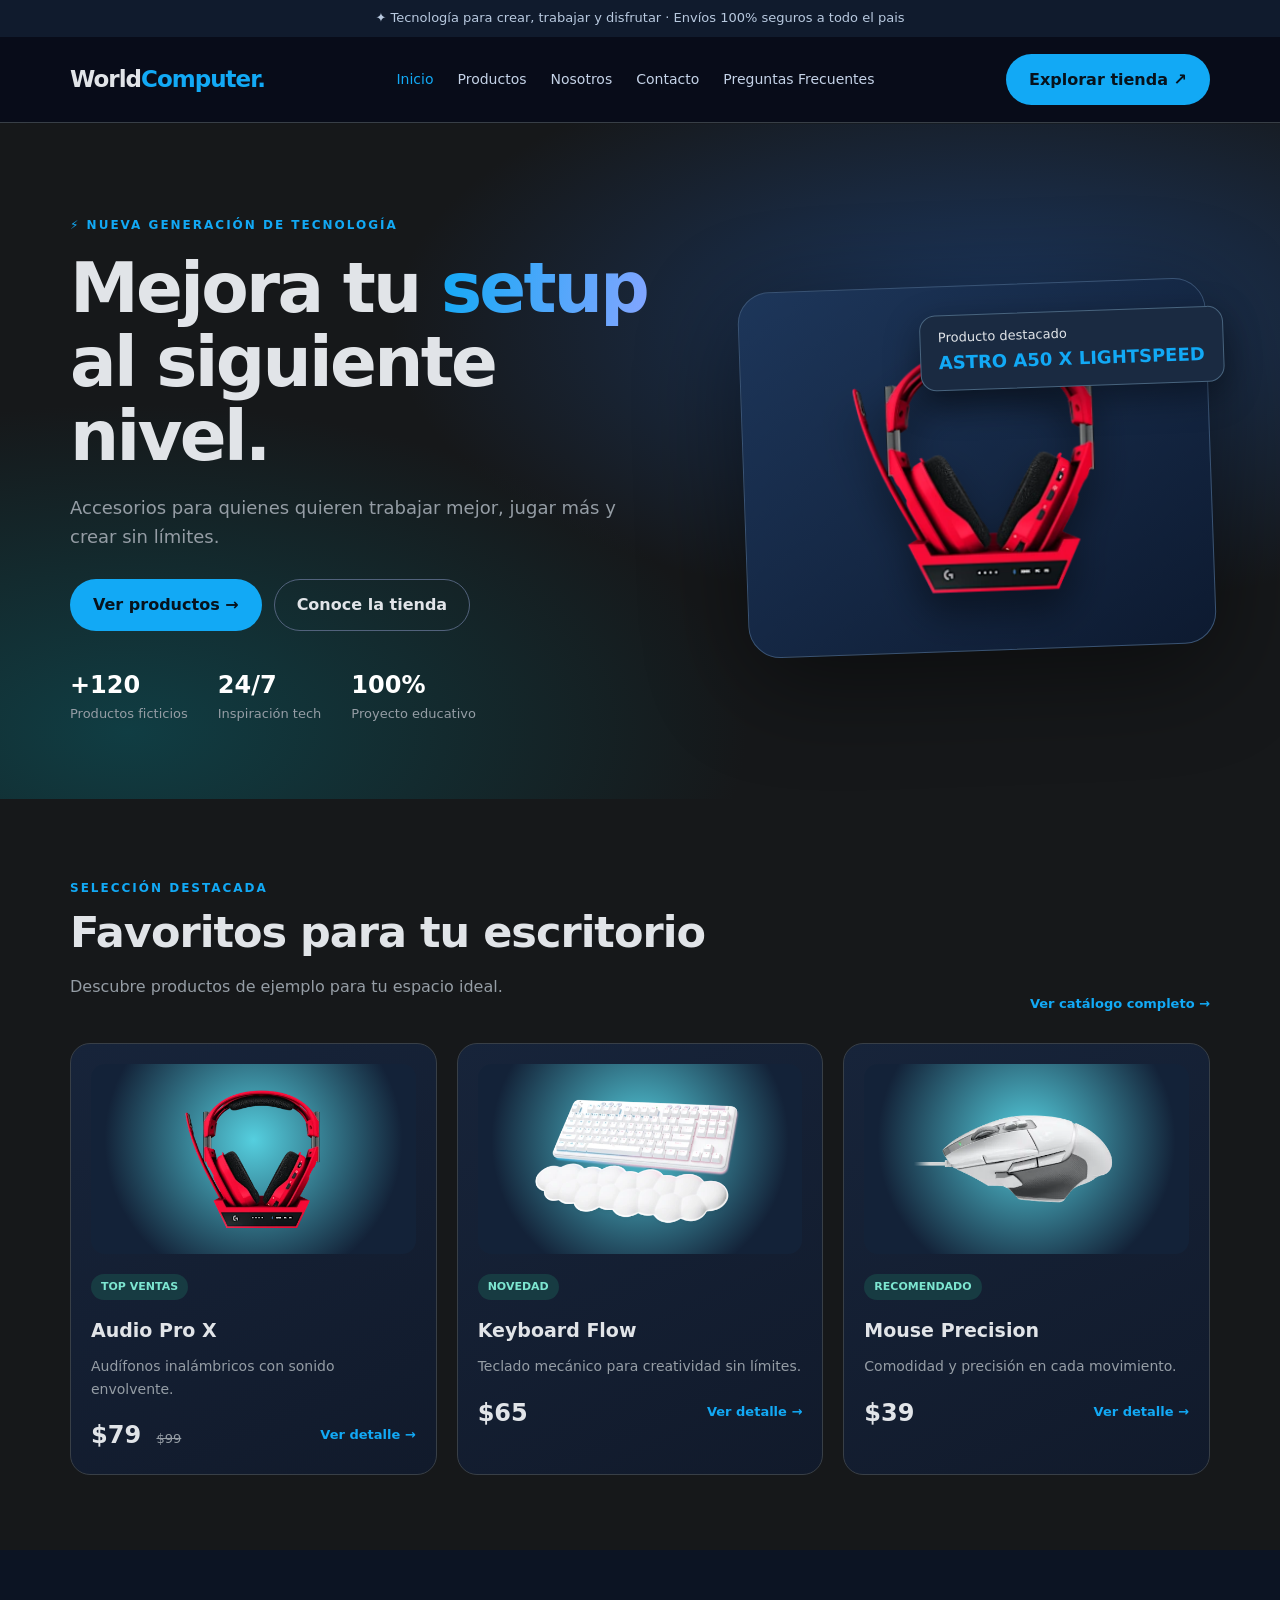
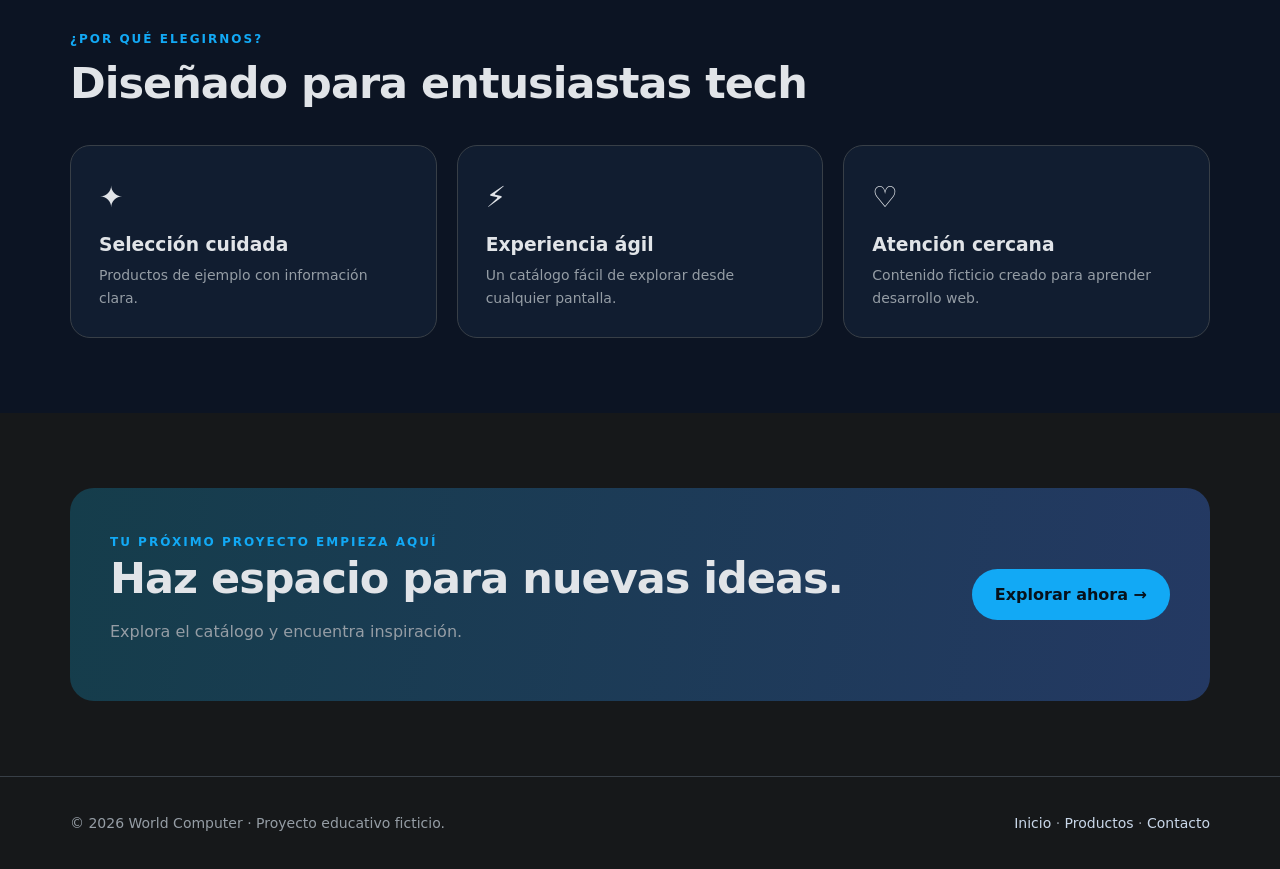
<file: index.html>
<!doctype html>
<html lang="es">

<head>
  <meta charset="UTF-8">
  <meta name="viewport" content="width=device-width,initial-scale=1">
  <title>World Computer | Tecnología que inspira</title>
  <link rel="stylesheet" href="styles.css">
</head>

<body>
  <div class="topbar">✦ Tecnología para crear, trabajar y disfrutar · Envíos 100% seguros a todo el pais</div>
  <header class="header">
    <nav class="container nav"><a class="brand" href="index.html">World<span>Computer.</span></a>
      <div class="links"><a class="active" href="index.html">Inicio</a><a href="productos.html">Productos</a><a
          href="nosotros.html">Nosotros</a><a href="contacto.html">Contacto</a><a href="preguntas.html">Preguntas Frecuentes</a></div><a class="pill"
        href="productos.html">Explorar tienda ↗</a>
    </nav>
  </header>
  <main>
    <section class="hero">
      <div class="container hero-grid">
        <div><span class="eyebrow">⚡ Nueva generación de tecnología</span>
          <h1>Mejora tu <span class="gradient">setup</span> al siguiente nivel.</h1>
          <p class="lead">Accesorios para quienes quieren trabajar mejor, jugar más y crear sin límites.
          </p>
          <div class="actions"><a class="btn" href="productos.html">Ver productos →</a><a class="btn secondary"
              href="nosotros.html">Conoce la tienda</a></div>
          <div class="stats">
            <div><b>+120</b>Productos ficticios</div>
            <div><b>24/7</b>Inspiración tech</div>
            <div><b>100%</b>Proyecto educativo</div>
          </div>
        </div>
        <div class="hero-art"><img src="assets/AU.webp" alt="">
          <div class="float">Producto destacado <b>ASTRO A50 X LIGHTSPEED</b></div>
        </div>
      </div>
    </section>
    <section class="section">
      <div class="container">
        <div class="section-head">
          <div><span class="eyebrow">Selección destacada</span>
            <h2>Favoritos para tu escritorio</h2>
            <p>Descubre productos de ejemplo para tu espacio ideal.</p>
          </div><a class="mini-link" href="productos.html">Ver catálogo completo →</a>
        </div>
        <div class="grid">
          <article class="card">
            <div class="product-image"><img src="assets/AU.webp" alt="Audífonos"></div><span class="tag">TOP
              VENTAS</span>
            <h3>Audio Pro X</h3>
            <p>Audífonos inalámbricos con sonido envolvente.</p>
            <div class="card-bottom"><span class="price">$79 <small>$99</small></span><a class="mini-link"
                href="detalle.html">Ver detalle →</a></div>
          </article>
          <article class="card">
            <div class="product-image"><img src="assets/TECLA.webp" alt="Teclado"></div><span
              class="tag">NOVEDAD</span>
            <h3>Keyboard Flow</h3>
            <p>Teclado mecánico para creatividad sin límites.</p>
            <div class="card-bottom"><span class="price">$65</span><a class="mini-link" href="detalle.html">Ver detalle
                →</a></div>
          </article>
          <article class="card">
            <div class="product-image"><img src="assets/MOU.webp" alt="Mouse"></div><span
              class="tag">RECOMENDADO</span>
            <h3>Mouse Precision</h3>
            <p>Comodidad y precisión en cada movimiento.</p>
            <div class="card-bottom"><span class="price">$39</span><a class="mini-link" href="detalle.html">Ver detalle
                →</a></div>
          </article>
        </div>
      </div>
    </section>
    <section class="section alt">
      <div class="container">
        <div class="section-head">
          <div><span class="eyebrow">¿Por qué elegirnos?</span>
            <h2>Diseñado para entusiastas tech</h2>
          </div>
        </div>
        <div class="features">
          <div class="feature">
            <div class="symbol">✦</div>
            <h3>Selección cuidada</h3>
            <p>Productos de ejemplo con información clara.</p>
          </div>
          <div class="feature">
            <div class="symbol">⚡</div>
            <h3>Experiencia ágil</h3>
            <p>Un catálogo fácil de explorar desde cualquier pantalla.</p>
          </div>
          <div class="feature">
            <div class="symbol">♡</div>
            <h3>Atención cercana</h3>
            <p>Contenido ficticio creado para aprender desarrollo web.</p>
          </div>
        </div>
      </div>
    </section>
    <section class="section">
      <div class="container">
        <div class="banner">
          <div><span class="eyebrow">Tu próximo proyecto empieza aquí</span>
            <h2>Haz espacio para nuevas ideas.</h2>
            <p class="muted">Explora el catálogo y encuentra inspiración.</p>
          </div><a class="btn" href="productos.html">Explorar ahora →</a>
        </div>
      </div>
    </section>
  </main>
  <footer class="footer">
    <div class="container footer-inner"><span>© 2026 World Computer · Proyecto educativo ficticio.</span><span><a
          href="index.html">Inicio</a> · <a href="productos.html">Productos</a> · <a
          href="contacto.html">Contacto</a></span></div>
  </footer>
</body>

</html>
</file>
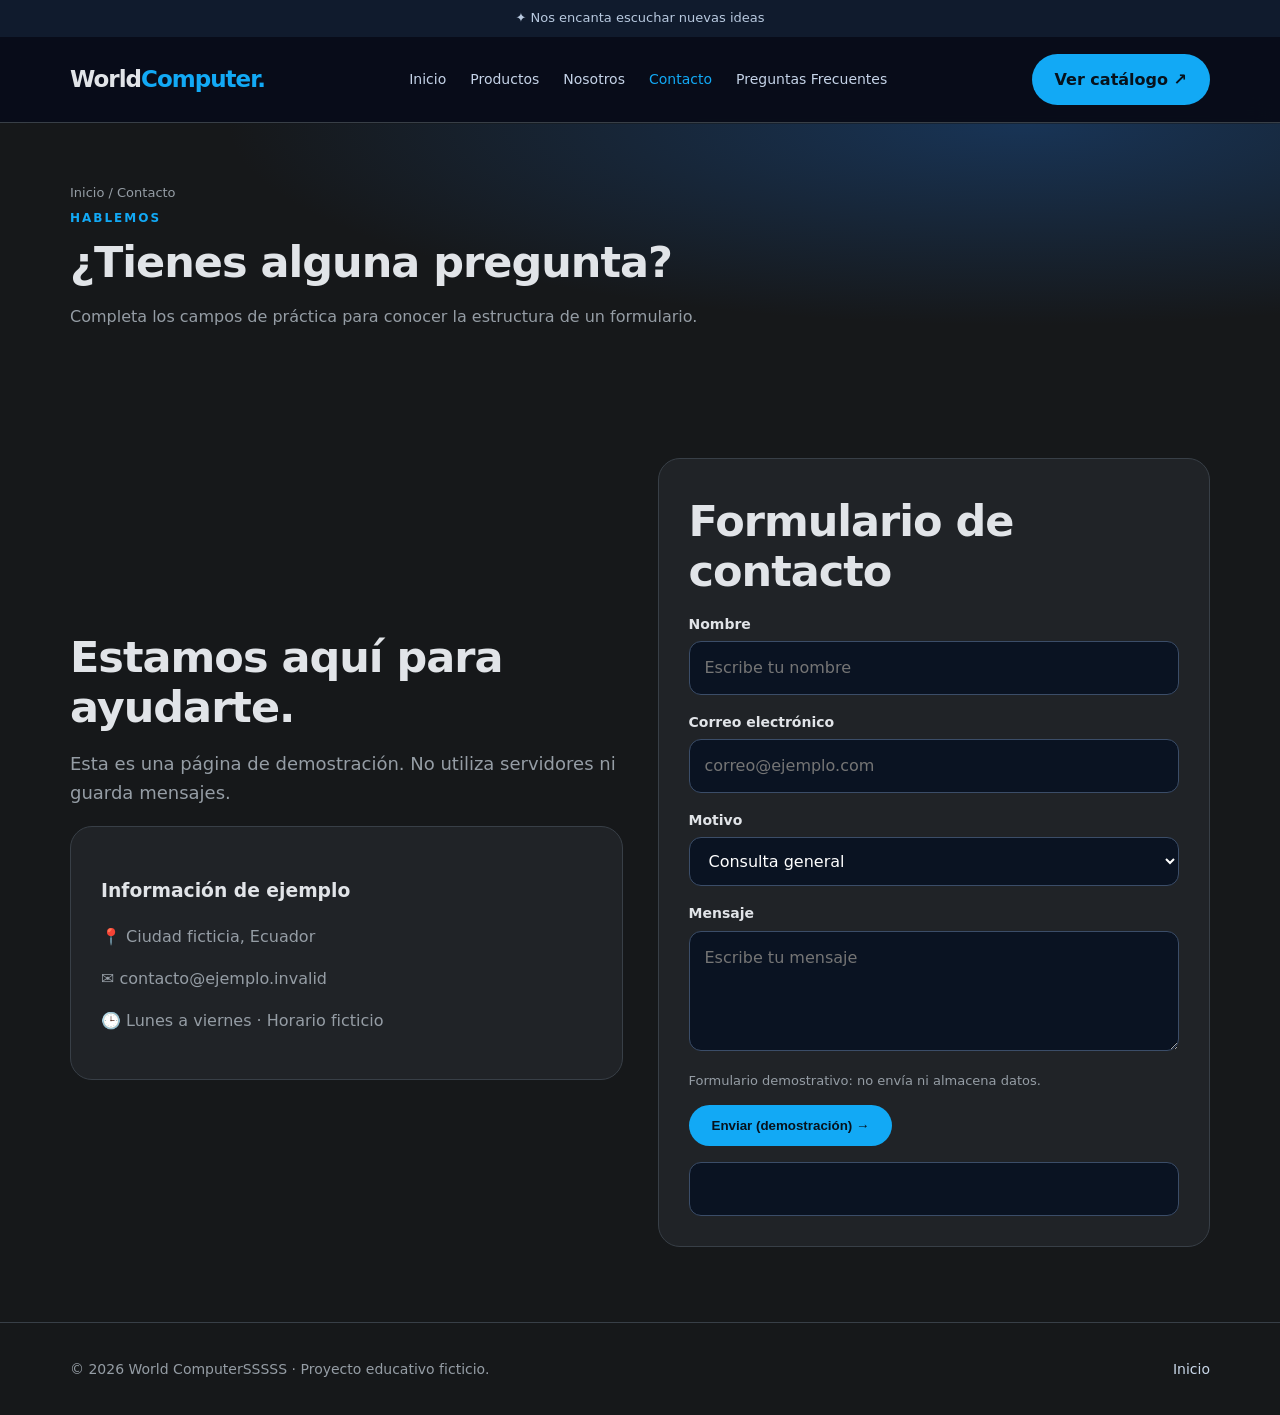
<file: contacto.html>
<!doctype html>
<html lang="es">

<head>
  <meta charset="UTF-8">
  <meta name="viewport" content="width=device-width,initial-scale=1">
  <title>Contacto | World Computer</title>
  <link rel="stylesheet" href="styles.css">
</head>

<body>
  <div class="topbar">✦ Nos encanta escuchar nuevas ideas</div>
  <header class="header">
    <nav class="container nav"><a class="brand" href="index.html">World<span>Computer.</span></a>
      <div class="links"><a href="index.html">Inicio</a><a href="productos.html">Productos</a><a
          href="nosotros.html">Nosotros</a><a class="active" href="contacto.html">Contacto</a><a href="preguntas.html">Preguntas Frecuentes</a></div><a</div><a class="pill"
        href="productos.html">Ver catálogo ↗</a>
    </nav>
  </header>
  <main>
    <section class="page-head">
      <div class="container">
        <div class="crumb">Inicio / Contacto</div><span class="eyebrow">Hablemos</span>
        <h1>¿Tienes alguna pregunta?</h1>
        <p>Completa los campos de práctica para conocer la estructura de un formulario.</p>
      </div>
    </section>
    <section class="section">
      <div class="container two-col">
        <div>
          <h2>Estamos aquí para ayudarte.</h2>
          <p class="lead">Esta es una página de demostración. No utiliza servidores ni guarda mensajes.</p>
          <div class="panel">
            <h3>Información de ejemplo</h3>
            <p>📍 Ciudad ficticia, Ecuador</p>
            <p>✉️ contacto@ejemplo.invalid</p>
            <p>🕒 Lunes a viernes · Horario ficticio</p>
          </div>
        </div>
        <div class="panel">
          <h2>Formulario de contacto</h2>
          <form action="#" method="get" onsubmit="return false"><label for="nombre">Nombre</label><input id="nombre"
              name="nombre" placeholder="Escribe tu nombre" required><label for="correo">Correo
              electrónico</label><input id="correo" name="correo" type="email" placeholder="correo@ejemplo.com"
              required><label for="motivo">Motivo</label><select id="motivo" name="motivo">
              <option>Consulta general</option>
              <option>Información de productos</option>
              <option>Otro</option>
            </select><label for="mensaje">Mensaje</label><textarea id="mensaje" name="mensaje"
              placeholder="Escribe tu mensaje" required></textarea>
            <p class="muted" style="font-size:13px">Formulario demostrativo: no envía ni almacena datos.</p><button
              class="btn" type="submit">Enviar (demostración) →</button>
          </form>
          <form>
            <div>
              <label for="telefono"telefono (opcional)></label>
              <input type="tel" id="telefono" name="telefono">
            </div>
          </form>
        </div>
      </div>
    </section>
  </main>
  <footer class="footer">
    <div class="container footer-inner"><span>© 2026 World ComputerSSSSS · Proyecto educativo ficticio.</span><a
        href="index.html">Inicio</a></div>
  </footer>
</body>

</html>
</file>
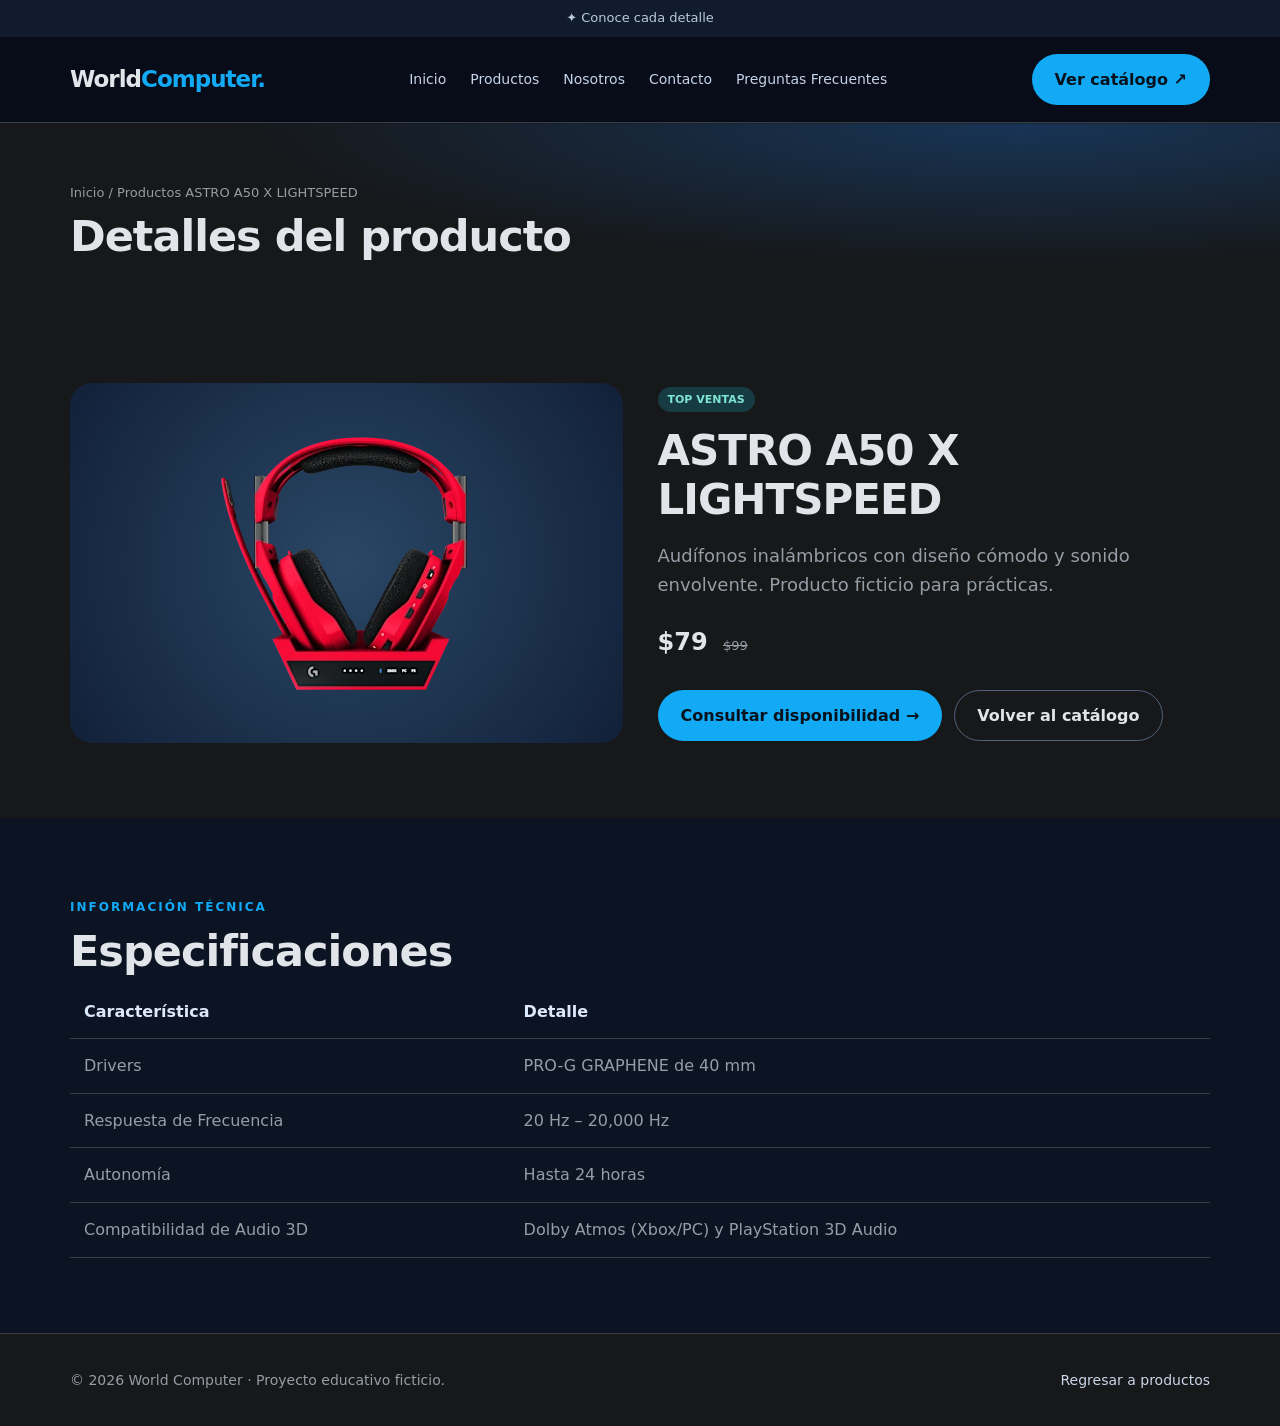
<file: detalle.html>
<!doctype html>
<html lang="es">

<head>
  <meta charset="UTF-8">
  <meta name="viewport" content="width=device-width,initial-scale=1">
  <title>Audio Pro X | World Computer</title>
  <link rel="stylesheet" href="styles.css">
</head>

<body>
  <div class="topbar">✦ Conoce cada detalle</div>
  <header class="header">
    <nav class="container nav"><a class="brand" href="index.html">World<span>Computer.</span></a>
      <div class="links"><a href="index.html">Inicio</a><a href="productos.html">Productos</a><a
          href="nosotros.html">Nosotros</a><a href="contacto.html">Contacto</a><a href="preguntas.html">Preguntas Frecuentes</a></div><a class="pill"
        href="productos.html">Ver catálogo ↗</a>
    </nav>
  </header>
  <main>
    <section class="page-head">
      <div class="container">
        <div class="crumb"><a href="index.html">Inicio</a> / <a href="productos.html">Productos</a> ASTRO A50 X LIGHTSPEED</div>
        <h1>Detalles del producto</h1>
      </div>
    </section>
    <section class="section">
      <div class="container two-col">
        <div class="detail-img"><img src="assets/AU.webp" alt="ASTRO A50 X LIGHTSPEED"></div>
        <div><span class="tag">TOP VENTAS</span>
          <h2 style="font-size:42px;line-height:1.15;margin:15px 0">ASTRO A50 X LIGHTSPEED</h2>
          <p class="lead">Audífonos inalámbricos con diseño cómodo y sonido envolvente. Producto ficticio para
            prácticas.</p>
          <p class="price">$79 <small>$99</small></p>
          <div class="actions"><a class="btn" href="contacto.html">Consultar disponibilidad →</a><a
              class="btn secondary" href="productos.html">Volver al catálogo</a></div>
        </div>
      </div>
    </section>
    <section class="section alt">
      <div class="container"><span class="eyebrow">Información técnica</span>
        <h2>Especificaciones</h2>
        <table class="specs">
          <tr>
            <th>Característica</th>
            <th>Detalle</th>
          </tr>
          <tr>
            <td>Drivers</td>
            <td>PRO-G GRAPHENE de 40 mm</td>
          </tr>
          <tr>
            <td>Respuesta de Frecuencia</td>
            <td>20 Hz – 20,000 Hz</td>
          </tr>
          <tr>
            <td>Autonomía</td>
            <td>Hasta 24 horas</td>
          </tr>
          <tr>
            <td>Compatibilidad de Audio 3D</td>
            <td>Dolby Atmos (Xbox/PC) y PlayStation 3D Audio</td>
          </tr>
        </table>
      </div>
    </section>
  </main>
  <footer class="footer">
    <div class="container footer-inner"><span>© 2026 World Computer · Proyecto educativo ficticio.</span><a
        href="productos.html">Regresar a productos</a></div>
  </footer>
</body>

</html>
</file>
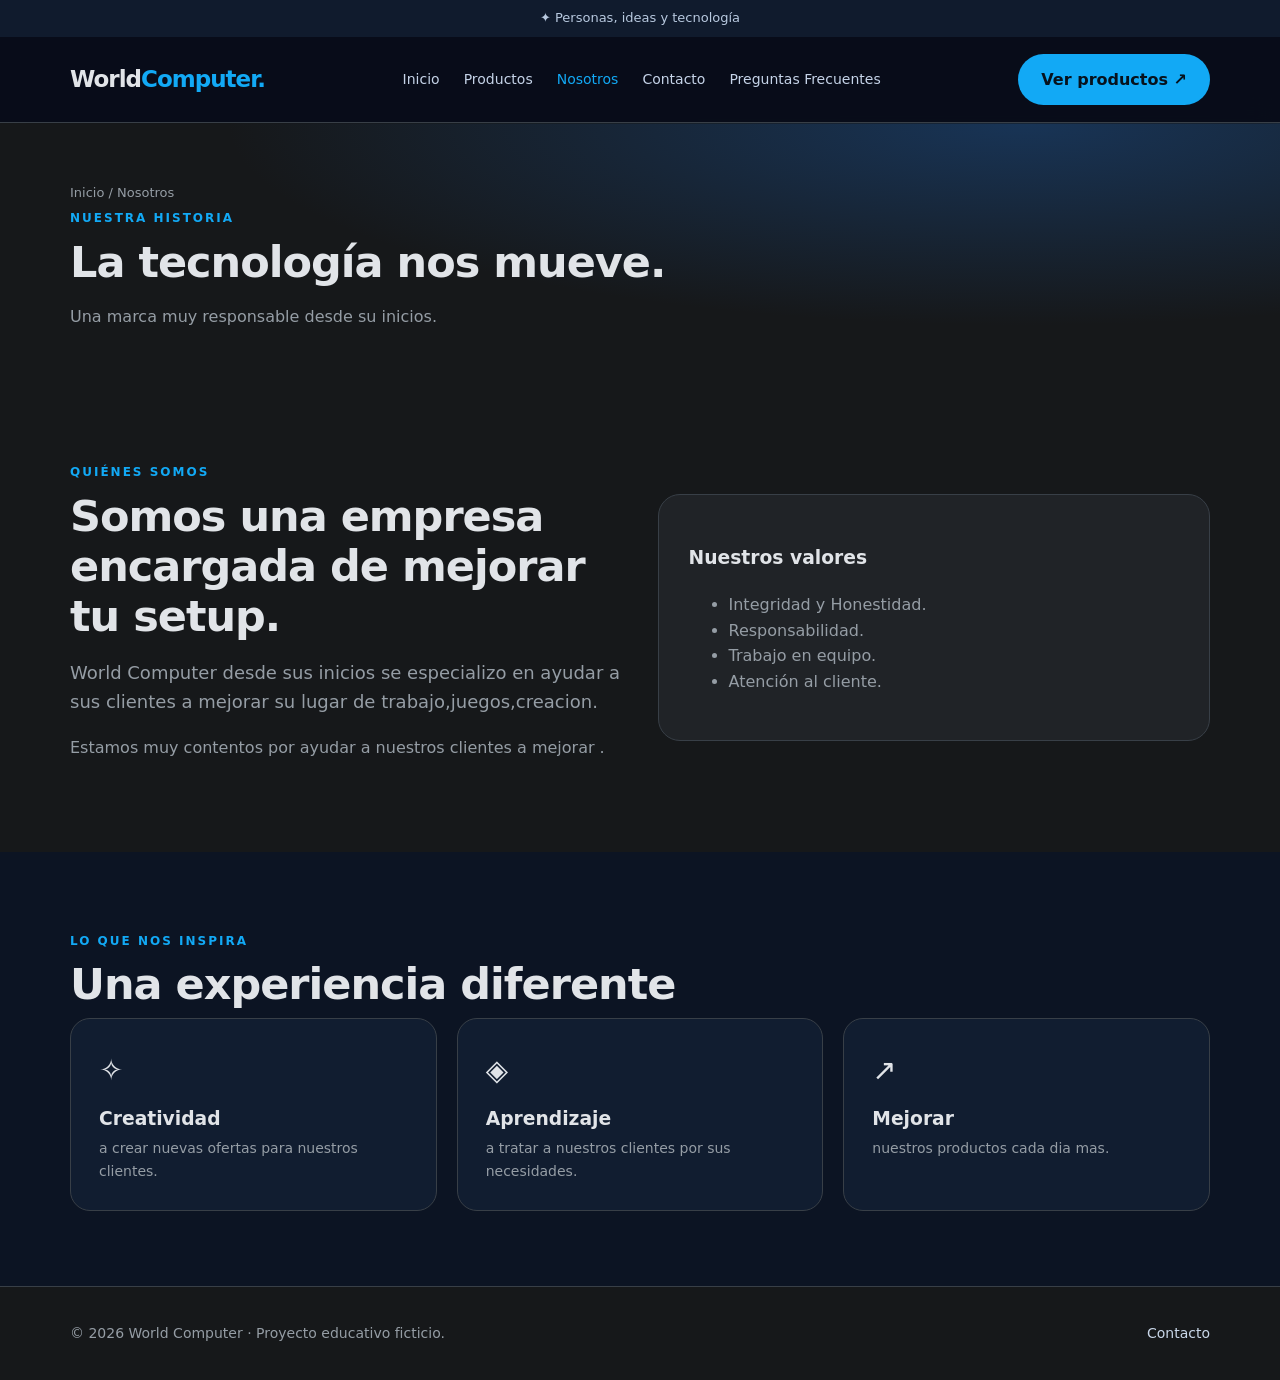
<file: nosotros.html>
<!doctype html>
<html lang="es">

<head>
  <meta charset="UTF-8">
  <meta name="viewport" content="width=device-width,initial-scale=1">
  <title>Nosotros |World Computer</title>
  <link rel="stylesheet" href="styles.css">
</head>

<body>
  <div class="topbar">✦ Personas, ideas y tecnología</div>
  <header class="header">
    <nav class="container nav"><a class="brand" href="index.html">World<span>Computer.</span></a>
      <div class="links"><a href="index.html">Inicio</a><a href="productos.html">Productos</a><a class="active"
          href="nosotros.html">Nosotros</a><a href="contacto.html">Contacto</a><a href="preguntas.html">Preguntas Frecuentes</a></div><a class="pill"
        href="productos.html">Ver productos ↗</a>
    </nav>
  </header>
  <main>
    <section class="page-head">
      <div class="container">
        <div class="crumb">Inicio / Nosotros</div><span class="eyebrow">Nuestra historia</span>
        <h1>La tecnología nos mueve.</h1>
        <p>Una marca muy responsable desde su inicios.</p>
      </div>
    </section>
    <section class="section">
      <div class="container two-col">
        <div><span class="eyebrow">Quiénes somos</span>
          <h2>Somos una empresa encargada de mejorar tu setup.</h2>
          <p class="lead">World Computer desde sus inicios se especializo en ayudar a sus clientes a mejorar su lugar
            de trabajo,juegos,creacion.</p>
          <p class="muted">Estamos muy contentos por ayudar a nuestros clientes a mejorar .
          </p>
        </div>
        <div class="panel">
          <h3>Nuestros valores</h3>
          <ul>
            <li>Integridad y Honestidad.</li>
            <li>Responsabilidad.</li>
            <li>Trabajo en equipo.</li>
            <li>Atención al cliente.</li>
          </ul>
        </div>
      </div>
    </section>
    <section class="section alt">
      <div class="container"><span class="eyebrow">Lo que nos inspira</span>
        <h2>Una experiencia diferente</h2>
        <div class="features">
          <div class="feature">
            <div class="symbol">✧</div>
            <h3>Creatividad</h3>
            <p>a crear nuevas ofertas para nuestros clientes.</p>
          </div>
          <div class="feature">
            <div class="symbol">◈</div>
            <h3>Aprendizaje</h3>
            <p>a tratar a nuestros clientes por sus necesidades.</p>
          </div>
          <div class="feature">
            <div class="symbol">↗</div>
            <h3>Mejorar</h3>
            <p>nuestros productos cada dia mas.</p>
          </div>
        </div>
      </div>
    </section>
  </main>
  <footer class="footer">
    <div class="container footer-inner"><span>© 2026 World Computer · Proyecto educativo ficticio.</span><a
        href="contacto.html">Contacto</a></div>
  </footer>
</body>

</html>
</file>
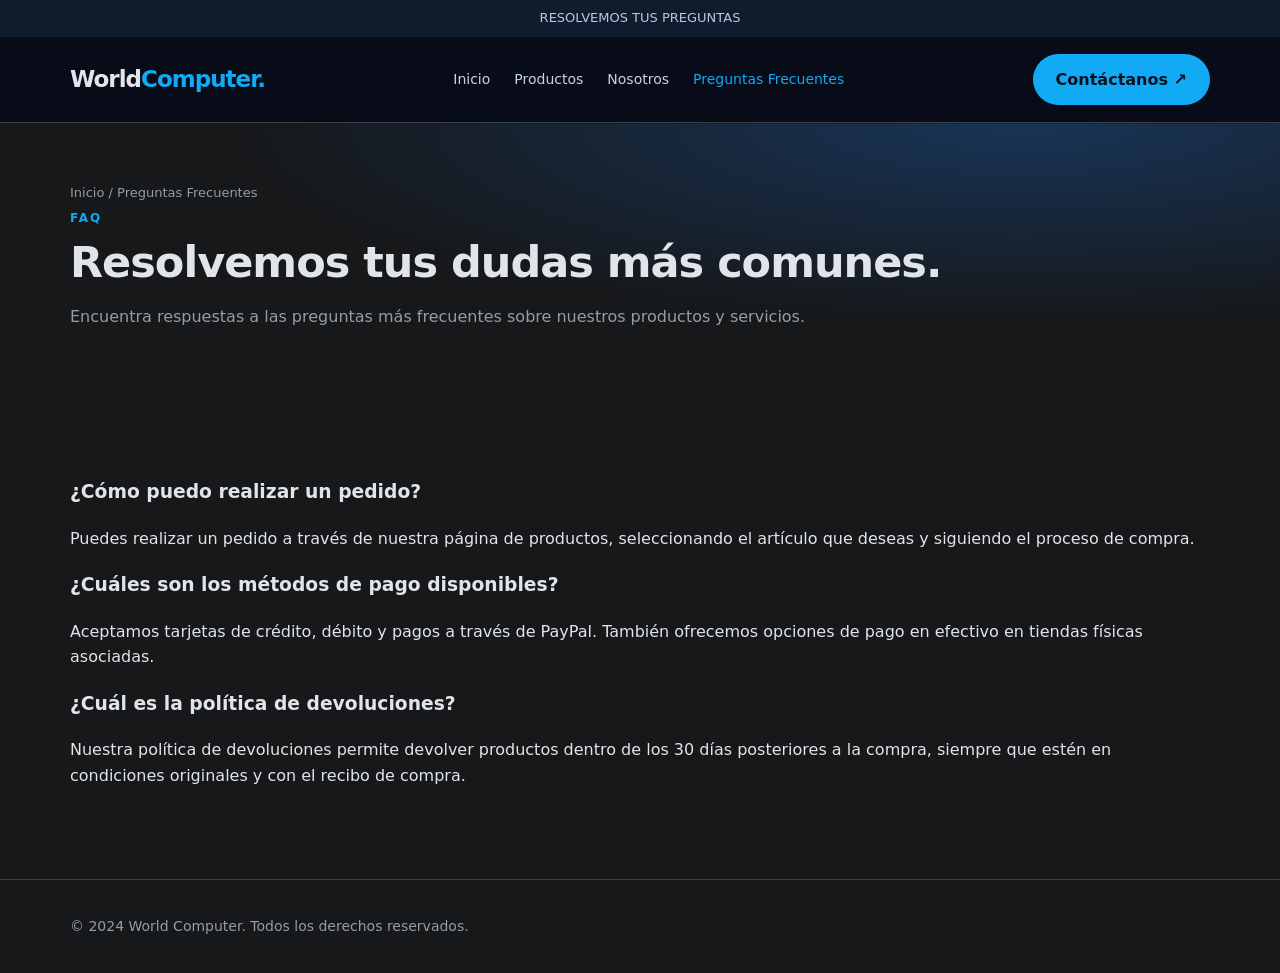
<file: preguntas.html>
<!doctype html>
<html lang="es">
<head>
  <meta charset="UTF-8">
  <meta name="viewport" content="width=device-width,initial-scale=1">
  <title>Preguntas Frecuentes | World Computer</title>
  <link rel="stylesheet" href="styles.css">
</head>
<body>
  <div class="topbar">RESOLVEMOS TUS PREGUNTAS </div>
  <header class="header">
    <nav class="container nav"><a class="brand" href="index.html">World<span>Computer.</span></a>
      <div class="links"><a href="index.html">Inicio</a><a href="productos.html">Productos</a><a
          href="nosotros.html">Nosotros</a><a class="active" href="preguntas.html">Preguntas Frecuentes</a></div><a
        class="pill" href="contacto.html">Contáctanos ↗</a>
    </nav>
  </header>
  <main>
    <section class="page-head">
      <div class="container">
        <div class="crumb">Inicio / Preguntas Frecuentes</div><span class="eyebrow">FAQ</span>
        <h1>Resolvemos tus dudas más comunes.</h1>
        <p>Encuentra respuestas a las preguntas más frecuentes sobre nuestros productos y servicios.</p>
      </div>
    </section>
    <section class="section">
      <div class="container">
        <div class="faq-item">
          <h3>¿Cómo puedo realizar un pedido?</h3>
          <p>Puedes realizar un pedido a través de nuestra página de productos, seleccionando el artículo que deseas y siguiendo el proceso de compra.</p>
        </div>
        <div class="faq-item">
          <h3>¿Cuáles son los métodos de pago disponibles?</h3>
          <p>Aceptamos tarjetas de crédito, débito y pagos a través de PayPal. También ofrecemos opciones de pago en efectivo en tiendas físicas asociadas.</p>
        </div>
        <div class="faq-item">
          <h3>¿Cuál es la política de devoluciones?</h3>
          <p>Nuestra política de devoluciones permite devolver productos dentro de los 30 días posteriores a la compra, siempre que estén en condiciones originales y con el recibo de compra.</p>
        </div>
      </div>
    </section>
  </main>
  <footer class="footer">
    <div class="container"><span>© 2024 World Computer. Todos los derechos reservados.</span></div>
  </footer>
</html>
</file>
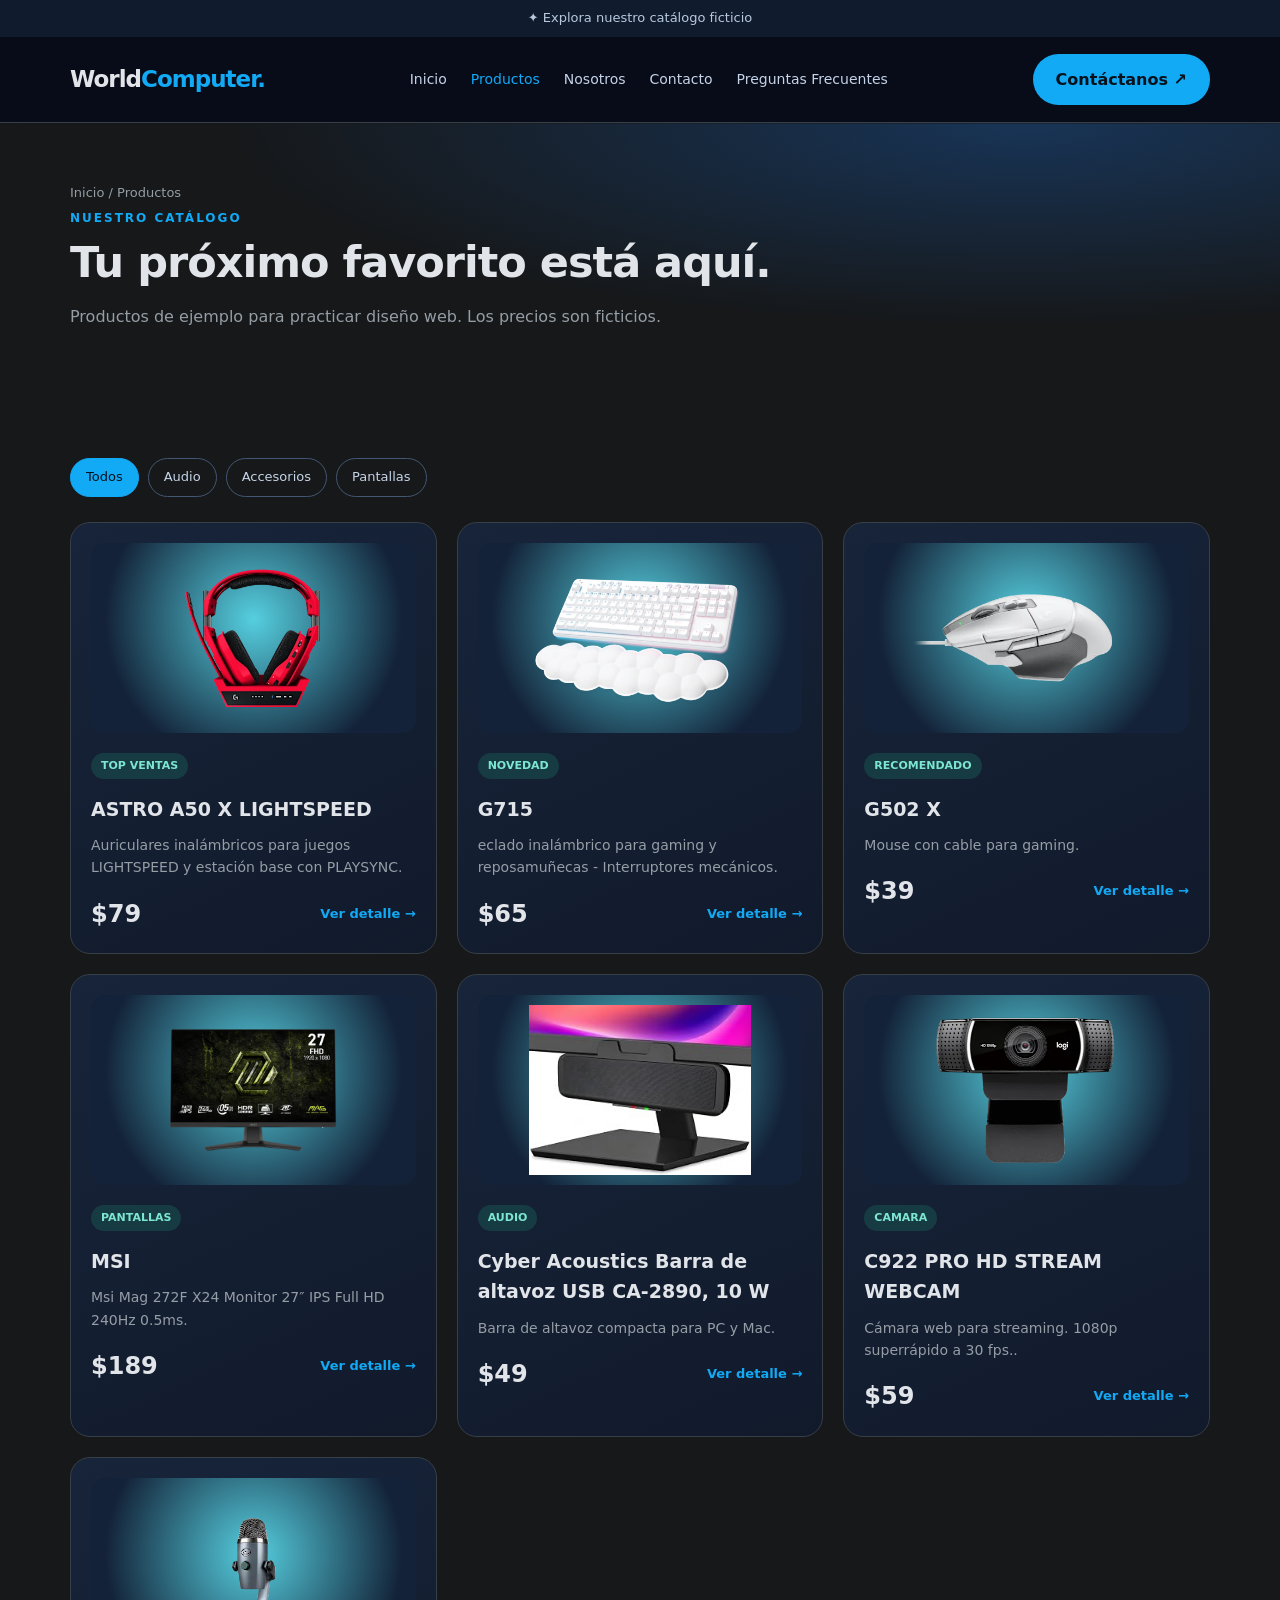
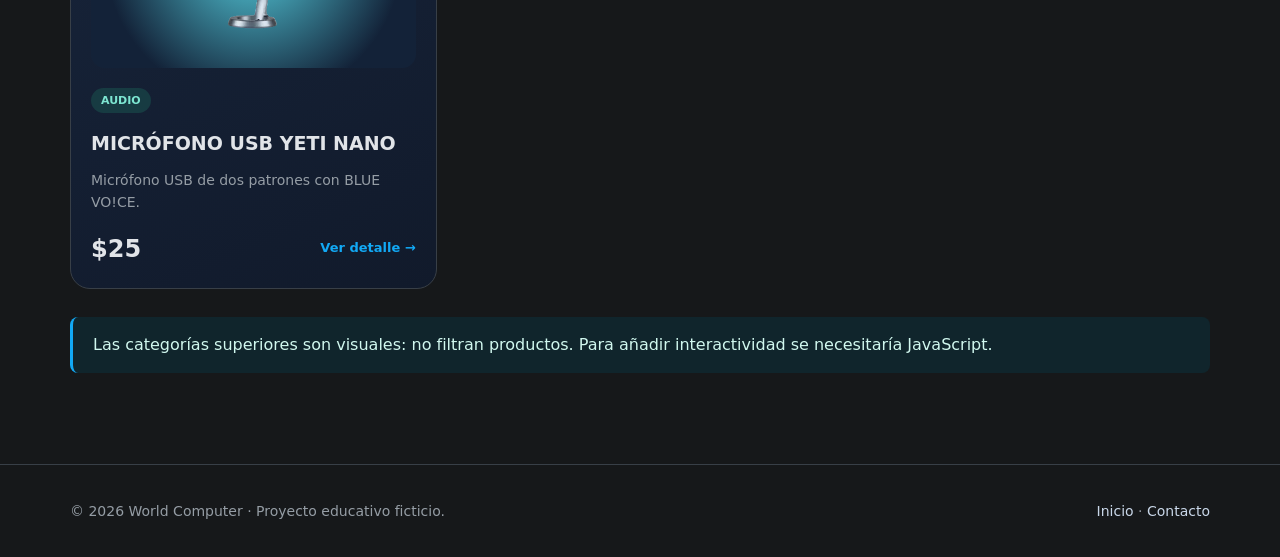
<file: productos.html>
<!doctype html>
<html lang="es">

<head>
  <meta charset="UTF-8">
  <meta name="viewport" content="width=device-width,initial-scale=1">
  <title>Productos | World Computer</title>
  <link rel="stylesheet" href="styles.css">
</head>

<body>
  <div class="topbar">✦ Explora nuestro catálogo ficticio</div>
  <header class="header">
    <nav class="container nav"><a class="brand" href="index.html">World<span>Computer.</span></a>
      <div class="links"><a href="index.html">Inicio</a><a class="active" href="productos.html">Productos</a><a
          href="nosotros.html">Nosotros</a><a href="contacto.html">Contacto</a><a href="preguntas.html">Preguntas Frecuentes</a></div><a class="pill"
        href="contacto.html">Contáctanos ↗</a>
    </nav>
  </header>
  <main>
    <section class="page-head">
      <div class="container">
        <div class="crumb">Inicio / Productos</div><span class="eyebrow">Nuestro catálogo</span>
        <h1>Tu próximo favorito está aquí.</h1>
        <p>Productos de ejemplo para practicar diseño web. Los precios son ficticios.</p>
      </div>
    </section>
    <section class="section">
      <div class="container">
        <div class="filter-row"><span class="filter-chip selected">Todos</span><span
            class="filter-chip">Audio</span><span class="filter-chip">Accesorios</span><span
            class="filter-chip">Pantallas
          </span></div>
        <div class="grid">
          <article class="card">
            <div class="product-image"><img src="assets/AU.webp"img alt="Audífonos"></div><span class="tag">TOP
              VENTAS</span>
            <h3>ASTRO A50 X LIGHTSPEED</h3>
            <p> Auriculares inalámbricos para juegos LIGHTSPEED y estación base con PLAYSYNC.</p>
            <div class="card-bottom"><span class="price">$79</span><a class="mini-link" href="detalle.html">Ver detalle
                →</a></div>
          </article>
          <article class="card">
            <div class="product-image"><img src="assets/TECLA.webp" alt="Teclado"></div><span
              class="tag">NOVEDAD</span>
            <h3>G715</h3>
            <p>eclado inalámbrico para gaming y reposamuñecas - Interruptores mecánicos.</p>
            <div class="card-bottom"><span class="price">$65</span><a class="mini-link" href="detalle.html">Ver detalle
                →</a></div>
          </article>
          <article class="card">
            <div class="product-image"><img src="assets/MOU.webp" alt="Mouse"></div><span
              class="tag">RECOMENDADO</span>
            <h3>G502 X</h3>
            <p>Mouse con cable para gaming.</p>
            <div class="card-bottom"><span class="price">$39</span><a class="mini-link" href="detalle.html">Ver detalle
                →</a></div>
          </article>
          <article class="card">
            <div class="product-image"><img src="assets/moni.webp" alt="Monitor"></div><span
              class="tag">PANTALLAS</span>
            <h3>MSI</h3>
            <p>Msi Mag 272F X24 Monitor 27″ IPS Full HD 240Hz 0.5ms.</p>
            <div class="card-bottom"><span class="price">$189</span><a class="mini-link" href="detalle.html">Ver detalle
                →</a></div>
          </article>
          <article class="card">
            <div class="product-image"><img src="assets/parlante.jpg" alt="Altavoz"></div><span class="tag">AUDIO</span>
            <h3>Cyber Acoustics Barra de altavoz USB CA-2890, 10 W</h3>
            <p>Barra de altavoz compacta para PC y Mac.</p>
            <div class="card-bottom"><span class="price">$49</span><a class="mini-link" href="detalle.html">Ver detalle
                →</a></div>
          </article>
          <article class="card">
            <div class="product-image"><img src="assets/CAMARA.webp" alt="Cámara"></div><span
              class="tag">CAMARA</span>
            <h3>C922 PRO HD STREAM WEBCAM</h3>
            <p>Cámara web para streaming. 1080p superrápido a 30 fps..</p>
            <div class="card-bottom"><span class="price">$59</span><a class="mini-link" href="detalle.html">Ver detalle
                →</a></div>
          </article>
          
          <article class="card">
            <div class="product-image"><img src="assets/audio.webp" alt=""></div><span
              class="tag">AUDIO</span>
            <h3>MICRÓFONO USB YETI NANO</h3>
            <p>Micrófono USB de dos patrones con BLUE VO!CE.</p>
            <div class="card-bottom"><span class="price">$25</span><a class="mini-link" href="detalle.html">Ver detalle
              →</a></div>
          </article>
        </div>
        <p class="notice" style="margin-top:28px">Las categorías superiores son visuales: no filtran productos. Para
          añadir interactividad se necesitaría JavaScript.</p>
      </div>
    </section>
  </main>
  <footer class="footer">
    <div class="container footer-inner"><span>© 2026 World Computer · Proyecto educativo ficticio.</span><span><a
          href="index.html">Inicio</a> · <a href="contacto.html">Contacto</a></span></div>
  </footer>
</body>

</html>
</file>
<file: styles.css>
:root {
  --bg: #16181a;
  --surface: #202327;
  --surface2: #2b2f35;
  --text: #e1e4e8;
  --muted: #959da5;
  --accent: #12a9f5;
  --blue: #8ab4f8;
  --line: #383f47;
  --radius: 20px
}

* {
  box-sizing: border-box
}

html {
  scroll-behavior: smooth
}

body {
  margin: 0;
  background: var(--bg);
  color: var(--text);
  font: 16px/1.6 system-ui, -apple-system, Segoe UI, sans-serif
}

a {
  color: inherit;
  text-decoration: none
}

.container {
  width: min(1140px, calc(100% - 40px));
  margin: auto
}

.topbar {
  background: #101b2d;
  text-align: center;
  padding: 8px;
  color: #b8c9df;
  font-size: 13px
}

.header {
  position: sticky;
  top: 0;
  z-index: 5;
  background: #080d1aeb;
  backdrop-filter: blur(14px);
  border-bottom: 1px solid var(--line)
}

.nav {
  display: flex;
  align-items: center;
  justify-content: space-between;
  gap: 20px;
  padding: 17px 0
}

.brand {
  font-size: 23px;
  font-weight: 850;
  letter-spacing: -1px
}

.brand span {
  color: var(--accent)
}

.links {
  display: flex;
  gap: 24px;
  align-items: center
}

.links a {
  color: #c5d3e8;
  font-size: 14px
}

.links a:hover,
.links .active {
  color: var(--accent)
}

.pill,
.btn {
  display: inline-block;
  border: 1px solid transparent;
  border-radius: 999px;
  padding: 12px 22px;
  background: var(--accent);
  color: #07121c;
  font-weight: 750;
  cursor: pointer
}

.btn.secondary {
  background: transparent;
  border-color: #52627c;
  color: var(--text)
}

.hero {
  padding: 88px 0 74px;
  position: relative;
  overflow: hidden;
  background: radial-gradient(ellipse at 78% 30%, #1c3861 0%, transparent 43%), radial-gradient(ellipse at 10% 90%, #103d43 0%, transparent 38%)
}

.hero-grid {
  display: grid;
  grid-template-columns: 1.15fr .85fr;
  align-items: center;
  gap: 40px
}

.eyebrow {
  color: var(--accent);
  font-weight: 750;
  letter-spacing: 2px;
  text-transform: uppercase;
  font-size: 12px
}

.hero h1 {
  font-size: clamp(40px, 5.4vw, 72px);
  line-height: 1.07;
  letter-spacing: -2.7px;
  margin: 15px 0 20px
}

.gradient {
  background: linear-gradient(100deg, var(--accent), #83a5ff);
  color: transparent;
  background-clip: text
}

.lead {
  font-size: 18px;
  color: var(--muted);
  max-width: 570px
}

.actions {
  display: flex;
  gap: 12px;
  flex-wrap: wrap;
  margin-top: 28px
}

.hero-art {
  position: relative;
  background: linear-gradient(145deg, #1d365a, #0d1a30);
  border: 1px solid #395374;
  border-radius: 32px;
  padding: 30px;
  box-shadow: 0 25px 100px #0007;
  transform: rotate(-2deg)
}

.hero-art img {
  width: 100%;
  display: block;
  filter: drop-shadow(0 22px 18px #0006)
}

.float {
  position: absolute;
  right: -18px;
  top: 28px;
  background: #1a2a41;
  border: 1px solid #48647e;
  border-radius: 16px;
  padding: 12px 18px;
  font-size: 13px;
  box-shadow: 0 12px 35px #0006
}

.float b {
  display: block;
  color: var(--accent);
  font-size: 18px
}

.stats {
  display: flex;
  gap: 30px;
  margin-top: 35px;
  color: var(--muted);
  font-size: 13px
}

.stats b {
  display: block;
  color: white;
  font-size: 24px
}

.section {
  padding: 75px 0
}

.section.alt {
  background: #0c1423
}

.section-head {
  display: flex;
  justify-content: space-between;
  align-items: end;
  gap: 20px;
  margin-bottom: 28px
}

.section h2,
.page-head h1 {
  font-size: clamp(28px, 3.5vw, 43px);
  line-height: 1.16;
  letter-spacing: -1px;
  margin: 8px 0
}

.section-head p,
.page-head p,
.muted {
  color: var(--muted)
}

.grid {
  display: grid;
  grid-template-columns: repeat(3, 1fr);
  gap: 20px
}

.card {
  background: linear-gradient(155deg, #17243a, #111a2b);
  border: 1px solid var(--line);
  border-radius: var(--radius);
  padding: 20px;
  transition: transform .2s, border-color .2s
}

.card:hover {
  transform: translateY(-5px);
  border-color: hwb(244 9% 0%)
}

.product-image {
  display: flex;
  align-items: center;
  justify-content: center;
  min-height: 190px;
  border-radius: 14px;
  background: radial-gradient(circle at 50% 40%, #55cfdf,#132238 75%);
  margin-bottom: 18px
}

.product-image img {
  width: 82%;
  height: 170px;
  object-fit: contain
}

.tag {
  display: inline-block;
  background: #173b42;
  color: #7de6d1;
  padding: 4px 10px;
  border-radius: 99px;
  font-size: 11px;
  font-weight: 800
}

.card h3 {
  font-size: 19px;
  margin: 15px 0 10px
}

.card p {
  color: var(--muted);
  font-size: 14px;
  margin: 0 0 12px
}

.price {
  font-size: 24px;
  font-weight: 850
}

.price small {
  font-size: 13px;
  color: var(--muted);
  text-decoration: line-through;
  font-weight: 400;
  margin-left: 7px
}

.card-bottom {
  display: flex;
  align-items: center;
  justify-content: space-between;
  margin-top: 16px
}

.mini-link {
  color: var(--accent);
  font-size: 13px;
  font-weight: 700
}

.features {
  display: grid;
  grid-template-columns: repeat(3, 1fr);
  gap: 20px
}

.feature {
  padding: 28px;
  background: #111d30;
  border: 1px solid var(--line);
  border-radius: 20px
}

.feature .symbol {
  font-size: 29px
}

.feature h3 {
  margin: 10px 0 4px
}

.feature p {
  color: var(--muted);
  margin: 0;
  font-size: 14px
}

.banner {
  background: linear-gradient(100deg, #153d4b, #243963);
  padding: 40px;
  border-radius: 24px;
  display: flex;
  justify-content: space-between;
  align-items: center;
  gap: 20px
}

.banner h2 {
  margin: 0
}

.page-head {
  padding: 60px 0 38px;
  background: radial-gradient(ellipse at 80% 0%, #183456, transparent 55%)
}

.crumb {
  font-size: 13px;
  color: var(--muted)
}

.two-col {
  display: grid;
  grid-template-columns: 1fr 1fr;
  gap: 35px;
  align-items: center
}

.panel {
  background: var(--surface);
  border: 1px solid var(--line);
  padding: 30px;
  border-radius: 22px
}

.panel p,
.panel li {
  color: var(--muted)
}

.detail-img {
  background: radial-gradient(circle, #294765, #122039);
  border-radius: 22px;
  min-height: 360px;
  display: flex;
  align-items: center;
  justify-content: center
}

.detail-img img {
  max-width: 85%;
  max-height: 320px
}

.specs {
  width: 100%;
  border-collapse: collapse
}

.specs td,
.specs th {
  padding: 14px;
  text-align: left;
  border-bottom: 1px solid var(--line)
}

.specs th {
  color: #dce8fb
}

.specs td {
  color: var(--muted)
}

label {
  display: block;
  margin: 16px 0 6px;
  font-weight: 650;
  font-size: 14px
}

input,
textarea,
select {
  width: 100%;
  padding: 13px 15px;
  border: 1px solid #3b4d68;
  border-radius: 12px;
  background: #0a1322;
  color: white;
  font: inherit
}

textarea {
  min-height: 120px
}

input:focus,
textarea:focus,
select:focus {
  outline: 2px solid var(--accent)
}

.footer {
  border-top: 1px solid var(--line);
  padding: 35px 0;
  color: var(--muted);
  font-size: 14px
}

.footer-inner {
  display: flex;
  justify-content: space-between;
  gap: 20px
}

.footer a {
  color: #c9d7e9
}

.notice {
  border-left: 3px solid var(--accent);
  background: #10252c;
  padding: 15px 20px;
  border-radius: 8px;
  color: #d1f8ef
}

.filter-row {
  display: flex;
  gap: 9px;
  flex-wrap: wrap;
  margin: 0 0 25px
}

.filter-chip {
  border: 1px solid #435673;
  border-radius: 99px;
  padding: 8px 15px;
  color: #c6d5e8;
  font-size: 13px
}

.filter-chip.selected {
  background: var(--accent);
  color: #07121c;
  border-color: var(--accent)
}

@media(max-width:800px) {

  .hero-grid,
  .two-col {
    grid-template-columns: 1fr
  }

  .grid,
  .features {
    grid-template-columns: repeat(2, 1fr)
  }

  .hero {
    padding: 55px 0
  }

  .hero-art {
    max-width: 500px
  }

  .links {
    gap: 12px;
    flex-wrap: wrap
  }

  .nav {
    align-items: start;
    flex-direction: column
  }

  .banner {
    flex-direction: column;
    align-items: start
  }
}

@media(max-width:560px) {

  .grid,
  .features {
    grid-template-columns: 1fr
  }

  .stats {
    gap: 15px;
    flex-wrap: wrap
  }

  .section {
    padding: 50px 0
  }

  .footer-inner {
    flex-direction: column
  }

  .hero h1 {
    letter-spacing: -1.5px
  }

  .float {
    right: 0
  }

  .section-head {
    display: block
  }
}
</file>
